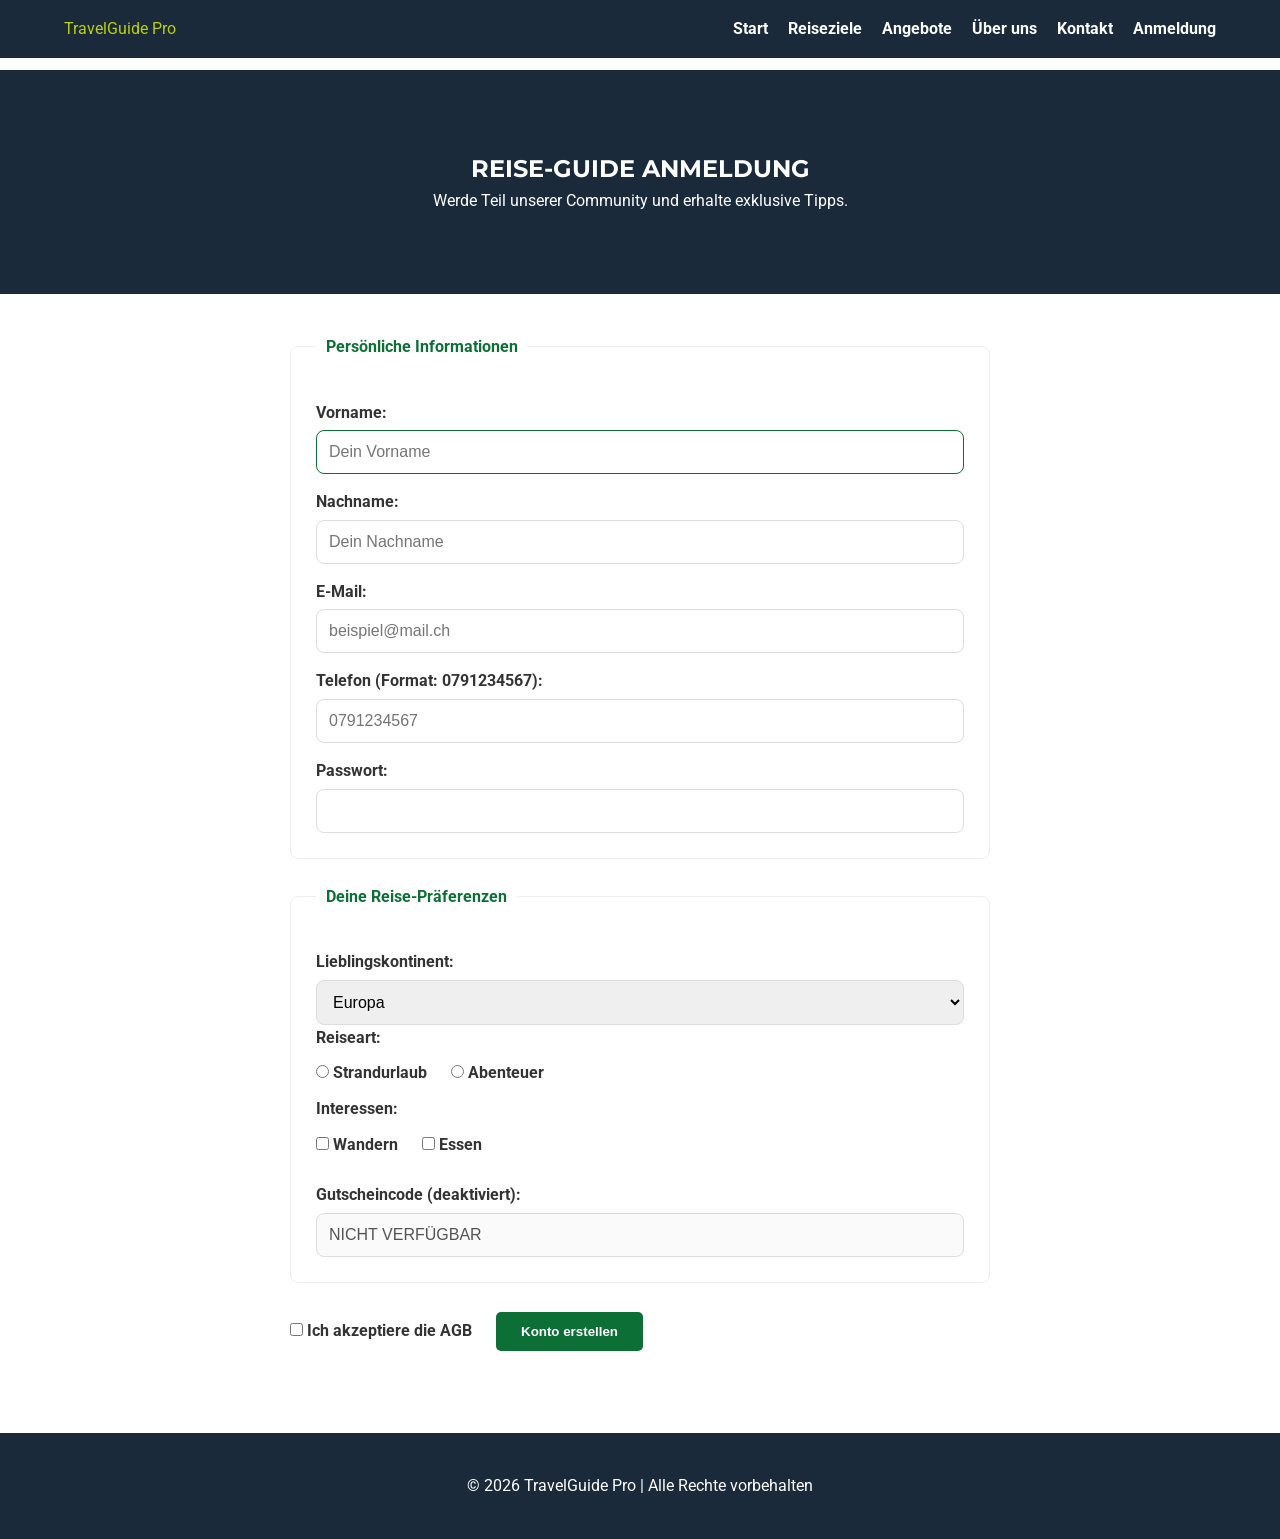
<file: anmeldung.html>
<!DOCTYPE html>
<html lang="de">
<head>
    <meta charset="UTF-8">
    <meta name="viewport" content="width=device-width, initial-scale=1.0">
    <title>Anmeldung | TravelGuide Pro</title>
    <link rel="stylesheet" href="Assets/css/style.css">
    <link rel="preconnect" href="https://fonts.googleapis.com">
    <link rel="preconnect" href="https://fonts.gstatic.com" crossorigin>
    <link href="https://fonts.googleapis.com/css2?family=Montserrat:wght@600&family=Roboto:wght@400;700&display=swap" rel="stylesheet">
</head>
<body>
<header>
    <nav class="navbar">
        <div class="logo">TravelGuide Pro</div>
        
        <input type="checkbox" id="menu-toggle">
        
        <label for="menu-toggle" class="hamburger">
            <span></span>
            <span></span>
            <span></span>
        </label>

        <ul class="nav-links">
            <li><a href="index.html">Start</a></li>
            <li><a href="destinations.html">Reiseziele</a></li>
            <li><a href="offers.html">Angebote</a></li>
            <li><a href="about.html">Über uns</a></li>
            <li><a href="contact.html">Kontakt</a></li>
            <li><a href="anmeldung.html">Anmeldung</a></li>
        </ul>
    </nav>
</header>

    <main>
        <section class="page-header">
            <h1>Reise-Guide Anmeldung</h1>
            <p>Werde Teil unserer Community und erhalte exklusive Tipps.</p>
        </section>

        <div class="content-container">
            <div class="form-wrapper">
                <form action="https://gibm.becknet.ch/formular/formular.php" method="POST">
                    
                    <fieldset>
                        <legend>Persönliche Informationen</legend>
                        
                        <label for="vorname">Vorname:</label>
                        <input type="text" id="vorname" name="vorname" placeholder="Dein Vorname" required minlength="2" maxlength="30" autofocus>

                        <label for="nachname">Nachname:</label>
                        <input type="text" id="nachname" name="nachname" placeholder="Dein Nachname" required minlength="2" maxlength="30">

                        <label for="email">E-Mail:</label>
                        <input type="email" id="email" name="email" placeholder="beispiel@mail.ch" required>

                        <label for="telefon">Telefon (Format: 0791234567):</label>
                        <input type="tel" id="telefon" name="telefon" pattern="[0-9]{10}" placeholder="0791234567">

                        <label for="passwort">Passwort:</label>
                        <input type="password" id="passwort" name="passwort" required minlength="6">
                    </fieldset>

                    <fieldset>
                        <legend>Deine Reise-Präferenzen</legend>

                        <label for="kontinent">Lieblingskontinent:</label>
                        <select id="kontinent" name="kontinent">
                            <option value="europa">Europa</option>
                            <option value="asien">Asien</option>
                            <option value="amerika">Amerika</option>
                        </select>

                        <div class="form-group-inline">
                            <p><strong>Reiseart:</strong></p>
                            <label class="radio-label"><input type="radio" name="reiseart" value="strand"> Strandurlaub</label>
                            <label class="radio-label"><input type="radio" name="reiseart" value="abenteuer"> Abenteuer</label>
                        </div>

                        <div class="form-group-inline">
                            <p><strong>Interessen:</strong></p>
                            <label class="checkbox-label"><input type="checkbox" name="interessen" value="wandern"> Wandern</label>
                            <label class="checkbox-label"><input type="checkbox" name="interessen" value="essen"> Essen</label>
                        </div>

                        <label for="code">Gutscheincode (deaktiviert):</label>
                        <input type="text" id="code" name="code" value="NICHT VERFÜGBAR" disabled> 
                    </fieldset>

                    <div class="form-footer">
                        <label class="checkbox-label">
                            <input type="checkbox" name="agb" required> Ich akzeptiere die AGB
                        </label>
                        <button type="submit" class="btn">Konto erstellen</button>
                    </div>
                </form>
            </div>
        </div>
    </main>

    <footer>
        <p>© 2026 TravelGuide Pro | Alle Rechte vorbehalten</p>
    </footer>

</body>
</html>
</file>
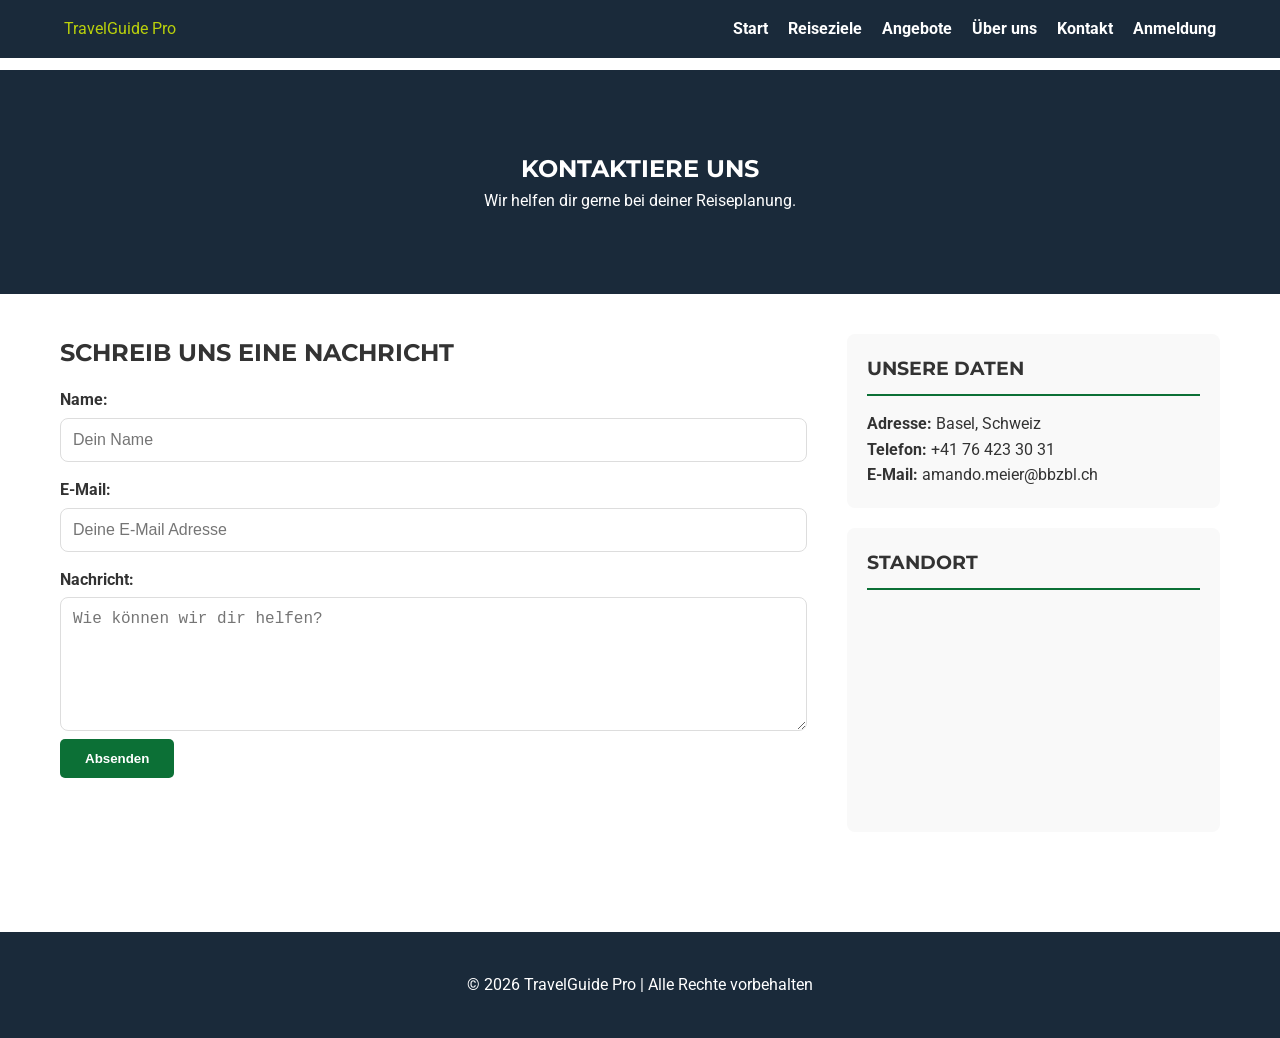
<file: contact.html>
<!DOCTYPE html>
<html lang="de">
<head>
    <meta charset="UTF-8">
    <meta name="viewport" content="width=device-width, initial-scale=1.0">
    <title>Kontakt | TravelGuide Pro</title>
    <link rel="stylesheet" href="Assets/css/style.css">
    <link rel="preconnect" href="https://fonts.googleapis.com">
    <link rel="preconnect" href="https://fonts.gstatic.com" crossorigin>
    <link rel="preconnect" href="https://fonts.googleapis.com">
    <link rel="preconnect" href="https://fonts.gstatic.com" crossorigin>
    <link href="https://fonts.googleapis.com/css2?family=Montserrat:wght@600&family=Roboto:wght@400;700&display=swap" rel="stylesheet">
</head>
<body>
<header>
    <nav class="navbar">
        <div class="logo">TravelGuide Pro</div>
        
        <input type="checkbox" id="menu-toggle">
        
        <label for="menu-toggle" class="hamburger">
            <span></span>
            <span></span>
            <span></span>
        </label>

        <ul class="nav-links">
            <li><a href="index.html">Start</a></li>
            <li><a href="destinations.html">Reiseziele</a></li>
            <li><a href="offers.html">Angebote</a></li>
            <li><a href="about.html">Über uns</a></li>
            <li><a href="contact.html">Kontakt</a></li>
            <li><a href="anmeldung.html">Anmeldung</a></li>
        </ul>
    </nav>
</header>

    <main>
        <section class="page-header">
            <h1>Kontaktiere uns</h1>
            <p>Wir helfen dir gerne bei deiner Reiseplanung.</p>
        </section>

        <div class="content-container detail-page">
            
            <div class="detail-main-content">
                <section class="detail-section">
                    <h2>Schreib uns eine Nachricht</h2>
                    <form action="#" method="POST">
                        <label for="name">Name:</label>
                        <input type="text" id="name" name="name" placeholder="Dein Name" required>

                        <label for="email">E-Mail:</label>
                        <input type="email" id="email" name="email" placeholder="Deine E-Mail Adresse" required>

                        <label for="message">Nachricht:</label>
                        <textarea id="message" name="message" rows="6" placeholder="Wie können wir dir helfen?" required></textarea>

                        <button type="submit" class="btn">Absenden</button>
                    </form>
                </section>
            </div>

            <aside class="detail-sidebar">
                <div class="info-box">
                    <h3>Unsere Daten</h3>
                    <ul>
                        <li><strong>Adresse:</strong> Basel, Schweiz</li>
                        <li><strong>Telefon:</strong> +41 76 423 30 31</li>
                        <li><strong>E-Mail:</strong> amando.meier@bbzbl.ch</li>
                    </ul>
                </div>

                <div class="info-box" style="margin-top: 20px;">
                    <h3>Standort</h3>
                    <iframe 
                        src="https://www.google.com/maps?q=Basel&output=embed"
                        width="100%" 
                        height="200" 
                        loading="lazy"
                        sandbox="allow-scripts allow-same-origin allow-popups"
                        style="border:0; border-radius: 8px;">
                    </iframe>
                </div>
            </aside>
        </div>
    </main>

    <footer>
        <p>© 2026 TravelGuide Pro | Alle Rechte vorbehalten</p>
    </footer>

</body>
</html>
</file>
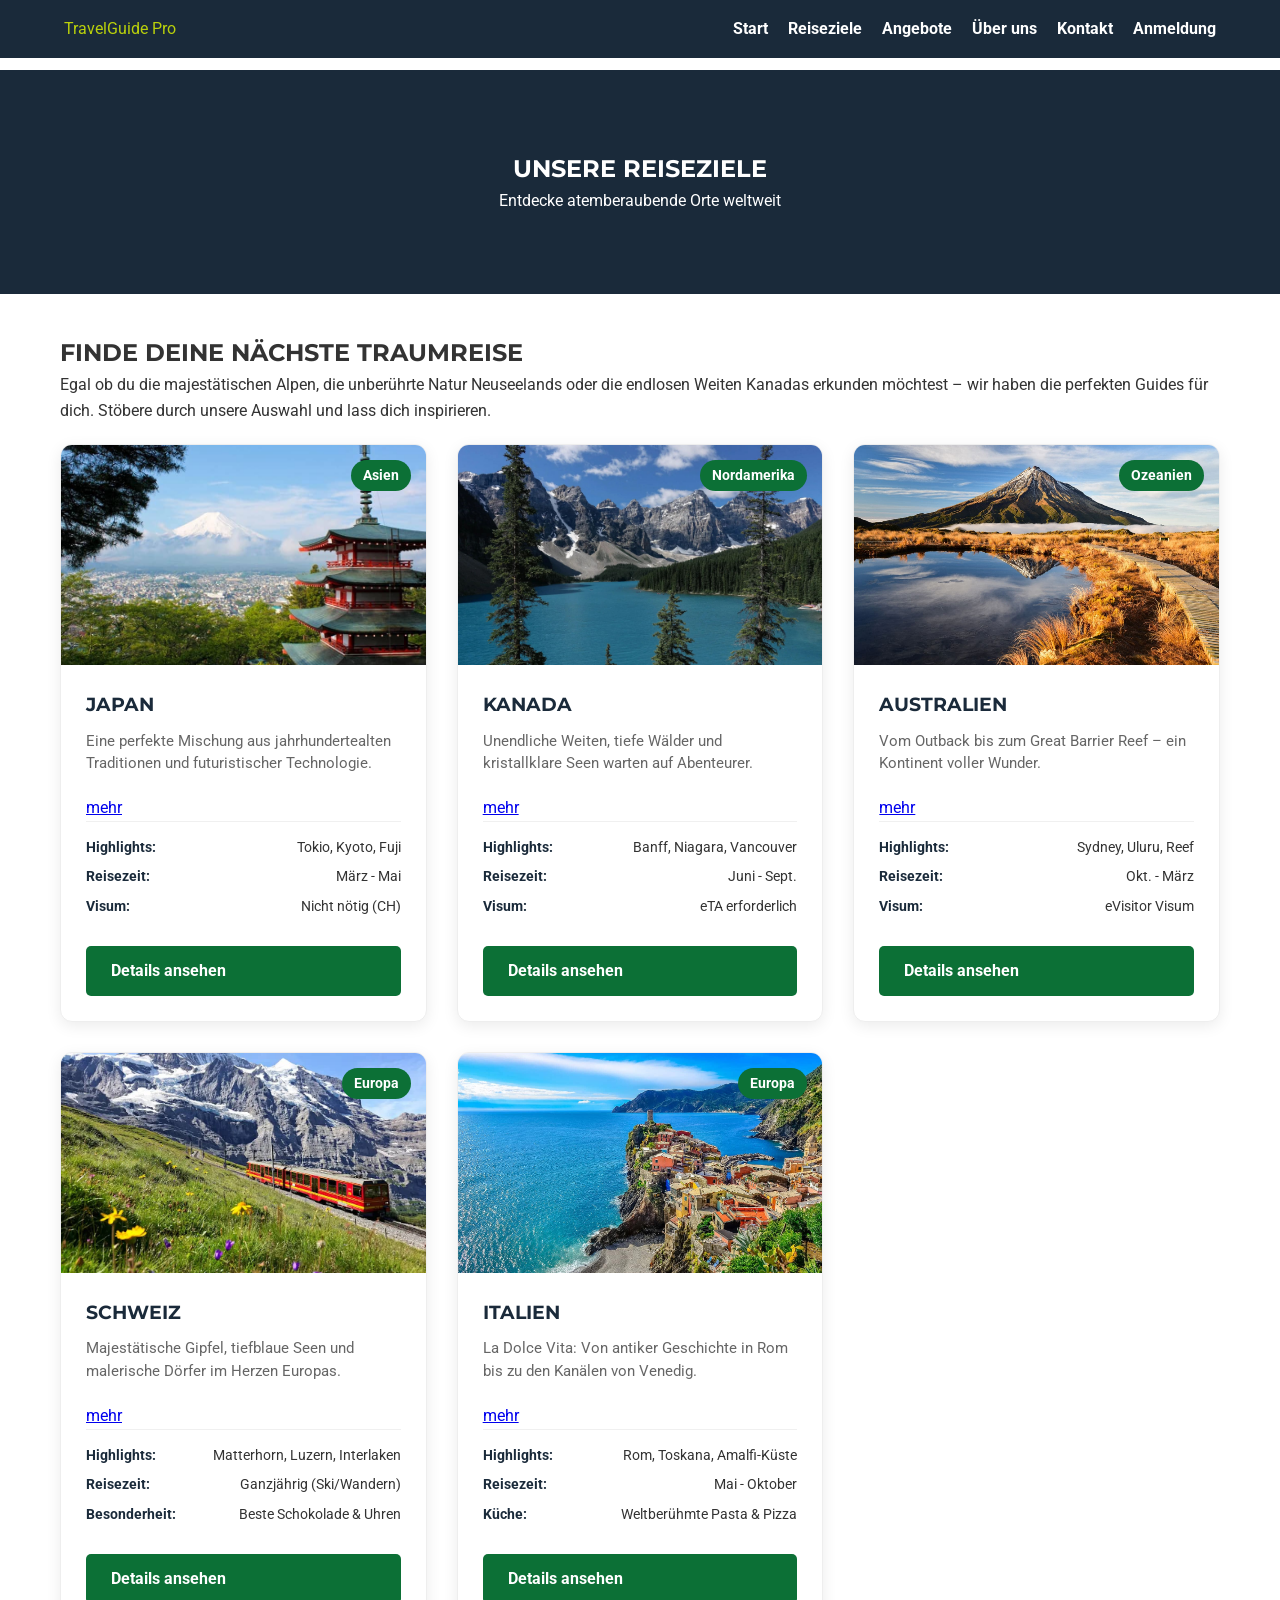
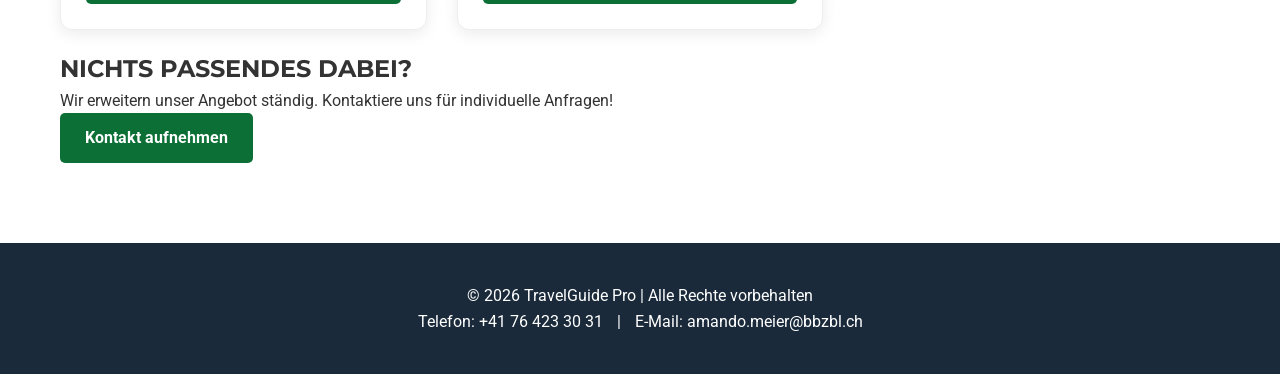
<file: destinations.html>
<!DOCTYPE html>
<html lang="de">
<head>
    <meta charset="UTF-8">
    <meta name="viewport" content="width=device-width, initial-scale=1.0">
    <title>Reiseziele | TravelGuide Pro</title>
    <meta name="Autor" content="Amando Meier">
    <meta name="description" content="Übersicht unserer Traum-Reiseziele.">
    <link rel="stylesheet" href="Assets/css/style.css">
    <link rel="preconnect" href="https://fonts.googleapis.com">
    <link rel="preconnect" href="https://fonts.gstatic.com" crossorigin>
    <link href="https://fonts.googleapis.com/css2?family=Montserrat:wght@600&family=Roboto:wght@400;700&display=swap" rel="stylesheet">
</head>
<body>
<header>
    <nav class="navbar">
        <div class="logo">TravelGuide Pro</div>
        
        <input type="checkbox" id="menu-toggle">
        
        <label for="menu-toggle" class="hamburger">
            <span></span>
            <span></span>
            <span></span>
        </label>

        <ul class="nav-links">
            <li><a href="index.html">Start</a></li>
            <li><a href="destinations.html">Reiseziele</a></li>
            <li><a href="offers.html">Angebote</a></li>
            <li><a href="about.html">Über uns</a></li>
            <li><a href="contact.html">Kontakt</a></li>
            <li><a href="anmeldung.html">Anmeldung</a></li>
        </ul>
    </nav>
</header>

    <main>

        <section class="page-header destinations-bg">
            <div class="header-content">
                <h1>Unsere Reiseziele</h1>
                <p>Entdecke atemberaubende Orte weltweit</p>
            </div>
        </section>

        <div class="content-container">
            
            <section class="intro-text">
                <h2>Finde deine nächste Traumreise</h2>
                <p>
                    Egal ob du die majestätischen Alpen, die unberührte Natur Neuseelands oder die endlosen Weiten Kanadas erkunden möchtest – wir haben die perfekten Guides für dich. Stöbere durch unsere Auswahl und lass dich inspirieren.
                </p>
            </section>

           <div class="grid-container">
                    <article class="premium-card">
                        <div class="card-image-wrapper">           
                            <img src="Assets/images/japan.jpg" alt="Japan"width="600" height="400" loading="lazy">
                            <span class="card-badge">Asien</span>
                        </div>
                        <div class="card-content">
                            <h3>Japan</h3>
                            <p class="card-text">Eine perfekte Mischung aus jahrhundertealten Traditionen und futuristischer Technologie.</p>
                            <a href="http://www.britannica.com/place/Japan">mehr</a>
                            <ul class="card-details">
                                <li><strong>Highlights:</strong> <span>Tokio, Kyoto, Fuji</span></li>
                                <li><strong>Reisezeit:</strong> <span>März - Mai</span></li>
                                <li><strong>Visum:</strong> <span>Nicht nötig (CH)</span></li>
                            </ul>
                            <a href="contact.html" class="btn">Details ansehen</a>
                        </div>
                    </article>

                    <article class="premium-card">
                        <div class="card-image-wrapper">
                            <img src="Assets/images/kanada.jpg" alt="Kanada"width="600" height="400" loading="lazy">
                            <span class="card-badge">Nordamerika</span>
                        </div>
                        <div class="card-content">
                            <h3>Kanada</h3>
                            <p class="card-text">Unendliche Weiten, tiefe Wälder und kristallklare Seen warten auf Abenteurer.</p>
                            <a href="http://www.canada.ca/en.html">mehr</a>
                            <ul class="card-details">
                                <li><strong>Highlights:</strong> <span>Banff, Niagara, Vancouver</span></li>
                                <li><strong>Reisezeit:</strong> <span>Juni - Sept.</span></li>
                                <li><strong>Visum:</strong> <span>eTA erforderlich</span></li>
                            </ul>
                            <a href="contact.html" class="btn">Details ansehen</a>
                        </div>
                    </article>

                    <article class="premium-card">
                        <div class="card-image-wrapper">
                            <img src="Assets/images/neuseeland.jpg" alt="Australien"width="600" height="400" loading="lazy">
                            <span class="card-badge">Ozeanien</span>
                        </div>
                        <div class="card-content">
                            <h3>Australien</h3>
                            <p class="card-text">Vom Outback bis zum Great Barrier Reef – ein Kontinent voller Wunder.</p>
                            <a href="http://australien-info.com/">mehr</a>
                            <ul class="card-details">
                                <li><strong>Highlights:</strong> <span>Sydney, Uluru, Reef</span></li>
                                <li><strong>Reisezeit:</strong> <span>Okt. - März</span></li>
                                <li><strong>Visum:</strong> <span>eVisitor Visum</span></li>
                            </ul>
                            <a href="contact.html" class="btn">Details ansehen</a>
                        </div>
                        </article>
                        <article class="premium-card">
                        <div class="card-image-wrapper">
                            <img src="Assets/images/switzerland.jpg" alt="Schweizer Alpen"width="600" height="400" loading="lazy">
                            <span class="card-badge">Europa</span>
                        </div>
                        <div class="card-content">
                            <h3>Schweiz</h3>
                            <p class="card-text">Majestätische Gipfel, tiefblaue Seen und malerische Dörfer im Herzen Europas.</p>
                            <a href="http://www.aboutswitzerland.eda.admin.ch/de">mehr</a>
                            <ul class="card-details">
                                <li><strong>Highlights:</strong> <span>Matterhorn, Luzern, Interlaken</span></li>
                                <li><strong>Reisezeit:</strong> <span>Ganzjährig (Ski/Wandern)</span></li>
                                <li><strong>Besonderheit:</strong> <span>Beste Schokolade & Uhren</span></li>
                            </ul>
                            <a href="contact.html" class="btn">Details ansehen</a>
                        </div>
                    </article>

                    <article class="premium-card">
                        <div class="card-image-wrapper">
                            <img src="Assets/images/italy.jpg" alt="Venedig Italien"width="600" height="400" loading="lazy">
                            <span class="card-badge">Europa</span>
                        </div>
                        <div class="card-content">
                            <h3>Italien</h3>
                            <p class="card-text">La Dolce Vita: Von antiker Geschichte in Rom bis zu den Kanälen von Venedig.</p>
                            <a href="http://www.italia.it/en">mehr</a>
                            <ul class="card-details">
                                <li><strong>Highlights:</strong> <span>Rom, Toskana, Amalfi-Küste</span></li>
                                <li><strong>Reisezeit:</strong> <span>Mai - Oktober</span></li>
                                <li><strong>Küche:</strong> <span>Weltberühmte Pasta & Pizza</span></li>
                            </ul>
                            <a href="contact.html" class="btn">Details ansehen</a>
                        </div>
                    </article>
                </div>

                </section>

            <section class="cta-section">
                <h2>Nichts Passendes dabei?</h2>
                <p>Wir erweitern unser Angebot ständig. Kontaktiere uns für individuelle Anfragen!</p>
                <a href="contact.html" class="btn">Kontakt aufnehmen</a>
            </section>

        </div>

    </main>

    <footer>
        <p>© 2026 TravelGuide Pro | Alle Rechte vorbehalten</p>
        <div class="footer-links">
            <a href="tel:+41764233031">Telefon: +41 76 423 30 31</a> |
            <a href="mailto:amando.meier@bbzbl.ch">E-Mail: amando.meier@bbzbl.ch</a>
        </div>
    </footer>

</body>
</html>
</file>
<file: Assets/css/style.css>
/* 1. VARIABLEN & BASIS */
:root {
    --primary-color: #1a2a3a;
    --accent-color: #0c7036;
    --text-color: #333;
    --logo-color: #bad10b;
    --white: #ffffff;
    --bg-light: #f9f9f9;
    --border-radius: 8px;
    --transition: all 0.3s ease;
    --shadow: 0 4px 15px rgba(0,0,0,0.1);
}

* { box-sizing: border-box; margin: 0; padding: 0; }

body {
    font-family: 'Roboto', sans-serif;
    line-height: 1.6;
    color: var(--text-color);
    background-color: var(--white);
}

h1, h2, h3 { font-family: 'Montserrat', sans-serif; text-transform: uppercase; }

/* --- NAVIGATION BASIS (Desktop & Allgemein) --- */
header {
    background: var(--primary-color);
    padding: 1rem 5%;
    position: fixed;
    top: 0;
    width: 100%;
    z-index: 1000;
}

.navbar {
    display: flex;
    justify-content: space-between;
    align-items: center;
    max-width: 1200px;
    margin: 0 auto;
}

/* Checkbox immer unsichtbar */
#menu-toggle {
    display: none !important;
}

/* Burger Icon Design (Standardmäßig versteckt) */
.hamburger {
    display: none;
    flex-direction: column;
    gap: 5px;
    cursor: pointer;
    z-index: 1100;
}

.hamburger span {
    display: block;
    width: 28px;
    height: 3px;
    background-color: white;
    border-radius: 2px;
}

/* Links für Desktop */
.nav-links {
    display: flex;
    list-style: none;
    gap: 20px;
}

.logo{
    color: var(--logo-color)
}

.nav-links a {
    color: white;
    text-decoration: none;
    font-weight: bold;
}

/* --- MOBILE LOGIK (Handy) --- */
@media screen and (max-width: 768px) {
    .hamburger {
        display: flex; 
    }

    .nav-links {
        /* Das Menü ist auf dem Handy standardmäßig komplett weg */
        display: none !important; 
        
        flex-direction: column;
        position: absolute;
        top: 100%; /* Erscheint direkt unter dem Header */
        left: 0;
        width: 100%;
        background-color: var(--primary-color);
        padding: 20px 0;
        text-align: center;
        box-shadow: 0 5px 10px rgba(0,0,0,0.3);
    }

    /* DER TRICK: Nur wenn Checkbox an, dann Menü zeigen */
    #menu-toggle:checked ~ .nav-links {
        display: flex !important;
    }

    .nav-links li {
        margin: 15px 0;
    }

    .hamburger { display: flex; } /* Icon anzeigen */

    .nav-links {
        display: none; /* Menü verstecken */
        flex-direction: column;
        position: absolute;
        top: 100%;
        left: 0;
        width: 100%;
        background: var(--primary-color);
        padding: 20px;
        text-align: center;
        box-shadow: 0 5px 10px rgba(0,0,0,0.2);
    }

    /* Der "Zauber-Trick": Wenn Checkbox aktiv, zeige Menü */
    #menu-toggle:checked ~ .nav-links {
        display: flex;
    }
}
.nav-links { display: flex;
     list-style: none;
      gap: 20px; }

.nav-links a { color: var(--white);
     text-decoration: none;
      font-weight: bold;
      transition: var(--transition); }
      
.nav-links a:hover, .nav-links a.active { color: var(--accent-color); }

/* 3. LAYOUT KOMPONENTEN */
main { margin-top: 70px; } /* Platz für fixed Header */

.content-container {
    max-width: 1200px; margin: 0 auto; padding: 40px 20px;
}

/* Der universelle Seiten-Header */
.page-header {
    background: var(--primary-color) no-repeat center/cover;
    color: var(--white);
    text-align: center;
    padding: 80px 20px;
}

/* Das 2-Spalten Layout (für About, Contact, Details) */
.detail-page {
    display: grid; 
    grid-template-columns: 2fr 1fr; 
    gap: 40px;
}

@media (max-width: 900px) { 
    .detail-page { grid-template-columns: 1fr; } }

/* 4. FORMULARE (Anmeldung & Kontakt) */
.form-wrapper { max-width: 700px; margin: 0 auto; }

fieldset { border: 1px solid #eee;
     padding: 25px; border-radius: var(--border-radius);
     margin-bottom: 25px; }
legend { font-weight: bold;
     color: var(--accent-color);
     padding: 0 10px; }

label { display: block;
     margin: 15px 0 5px;
      font-weight: bold; }

input[type="text"], input[type="email"], input[type="password"], 
input[type="tel"], select, textarea {
    width: 100%;
     padding: 12px;
      border: 1px solid #ddd; 
    border-radius: var(--border-radius);
     font-size: 1rem;
}

input:focus, textarea:focus { outline: none;
     border-color: var(--accent-color); }

.radio-label, .checkbox-label { display: inline-block; margin: 10px 20px 10px 0;
     cursor: pointer; }

/* 5. CARDS (Reiseziele & Angebote) */
.card-container {
    display: grid;
     grid-template-columns: repeat(auto-fit, minmax(300px, 1fr));
      gap: 30px;
}

.destination-card, .offer-card {
    background: var(--white);
     border-radius: var(--border-radius);
    overflow: hidden;
     box-shadow: var(--shadow);
      transition: var(--transition);
}

.destination-card:hover { transform: translateY(-5px); }
.destination-card img { width: 100%; height: 200px;
     object-fit: cover; }
.card-body { padding: 20px; }

/* 6. BUTTONS */
.btn, .btn-small {
    background: var(--accent-color);
     color: var(--white);
    padding: 12px 25px;
     border: none;
      border-radius: 5px;
    text-decoration: none;
     display: inline-block;
      cursor: pointer;
    font-weight: bold;
     transition: var(--transition);
}

.btn:hover { background: #219150; filter: brightness(1.1); }
.btn-small { padding: 8px 15px; font-size: 0.9rem; }

/* 7. SIDEBAR & INFO BOXEN */
.info-box { background: var(--bg-light);
    padding: 20px; border-radius: var(--border-radius);
    margin-bottom: 20px; }
.info-box h3 { border-bottom: 2px solid var(--accent-color);
     padding-bottom: 10px;
      margin-bottom: 15px; }
.info-box ul { list-style: none; }

/* 8. FOOTER */
footer {
    background: var(--primary-color); color: var(--white);
    text-align: center; padding: 40px 20px; margin-top: 40px;
}
.footer-links a { color: var(--white);
     margin: 0 10px;
      text-decoration: none; }

/* 9. SPEZIAL-SEKTIONEN */
.hero {
    height: 80vh; 
    background: linear-gradient(rgba(0,0,0,0.5),
     rgba(0,0,0,0.5)),
      url('../images/hero.jpg') center/cover;
    display: flex;
    align-items: center; 
    justify-content: center; 
    color: var(--white); 
    text-align: center;
}

/* Gemeinsames Layout für Raster-Seiten */
.grid-container {
    display: grid;
    grid-template-columns: repeat(auto-fit, minmax(320px, 1fr));
    gap: 30px;
    padding: 20px 0;
}

/* Die universelle Karte (für Ziele & Angebote) */
.premium-card {
    background: var(--white);
    border-radius: 12px;
    overflow: hidden;
    box-shadow: 0 4px 15px rgba(0,0,0,0.08);
    transition: transform 0.3s ease, box-shadow 0.3s ease;
    display: flex;
    flex-direction: column;
    border: 1px solid #eee;
}

.premium-card:hover {
    transform: translateY(-8px);
    box-shadow: 0 12px 25px rgba(0,0,0,0.15);
}

.card-image-wrapper {
    position: relative;
    height: 220px;
}

.card-image-wrapper img {
    width: 100%;
    height: 100%;
    object-fit: cover;
}

/* Badge für Preis oder Kategorie oben rechts im Bild */
.card-badge {
    position: absolute;
    top: 15px;
    right: 15px;
    background: var(--accent-color);
    color: white;
    padding: 5px 12px;
    border-radius: 20px;
    font-size: 0.85rem;
    font-weight: bold;
}

.card-content {
    padding: 25px;
    flex-grow: 1;
    display: flex;
    flex-direction: column;
}

.card-content h3 {
    margin-bottom: 10px;
    color: var(--primary-color);
}

.card-text {
    font-size: 0.95rem;
    color: #666;
    margin-bottom: 20px;
    line-height: 1.5;
}

/* Detail-Liste innerhalb der Karte */
.card-details {
    list-style: none;
    margin-bottom: 20px;
    padding-top: 15px;
    border-top: 1px solid #f0f0f0;
}

.card-details li {
    font-size: 0.85rem;
    margin-bottom: 8px;
    display: flex;
    justify-content: space-between;
}

.card-details li strong {
    color: var(--primary-color);
}
</file>
